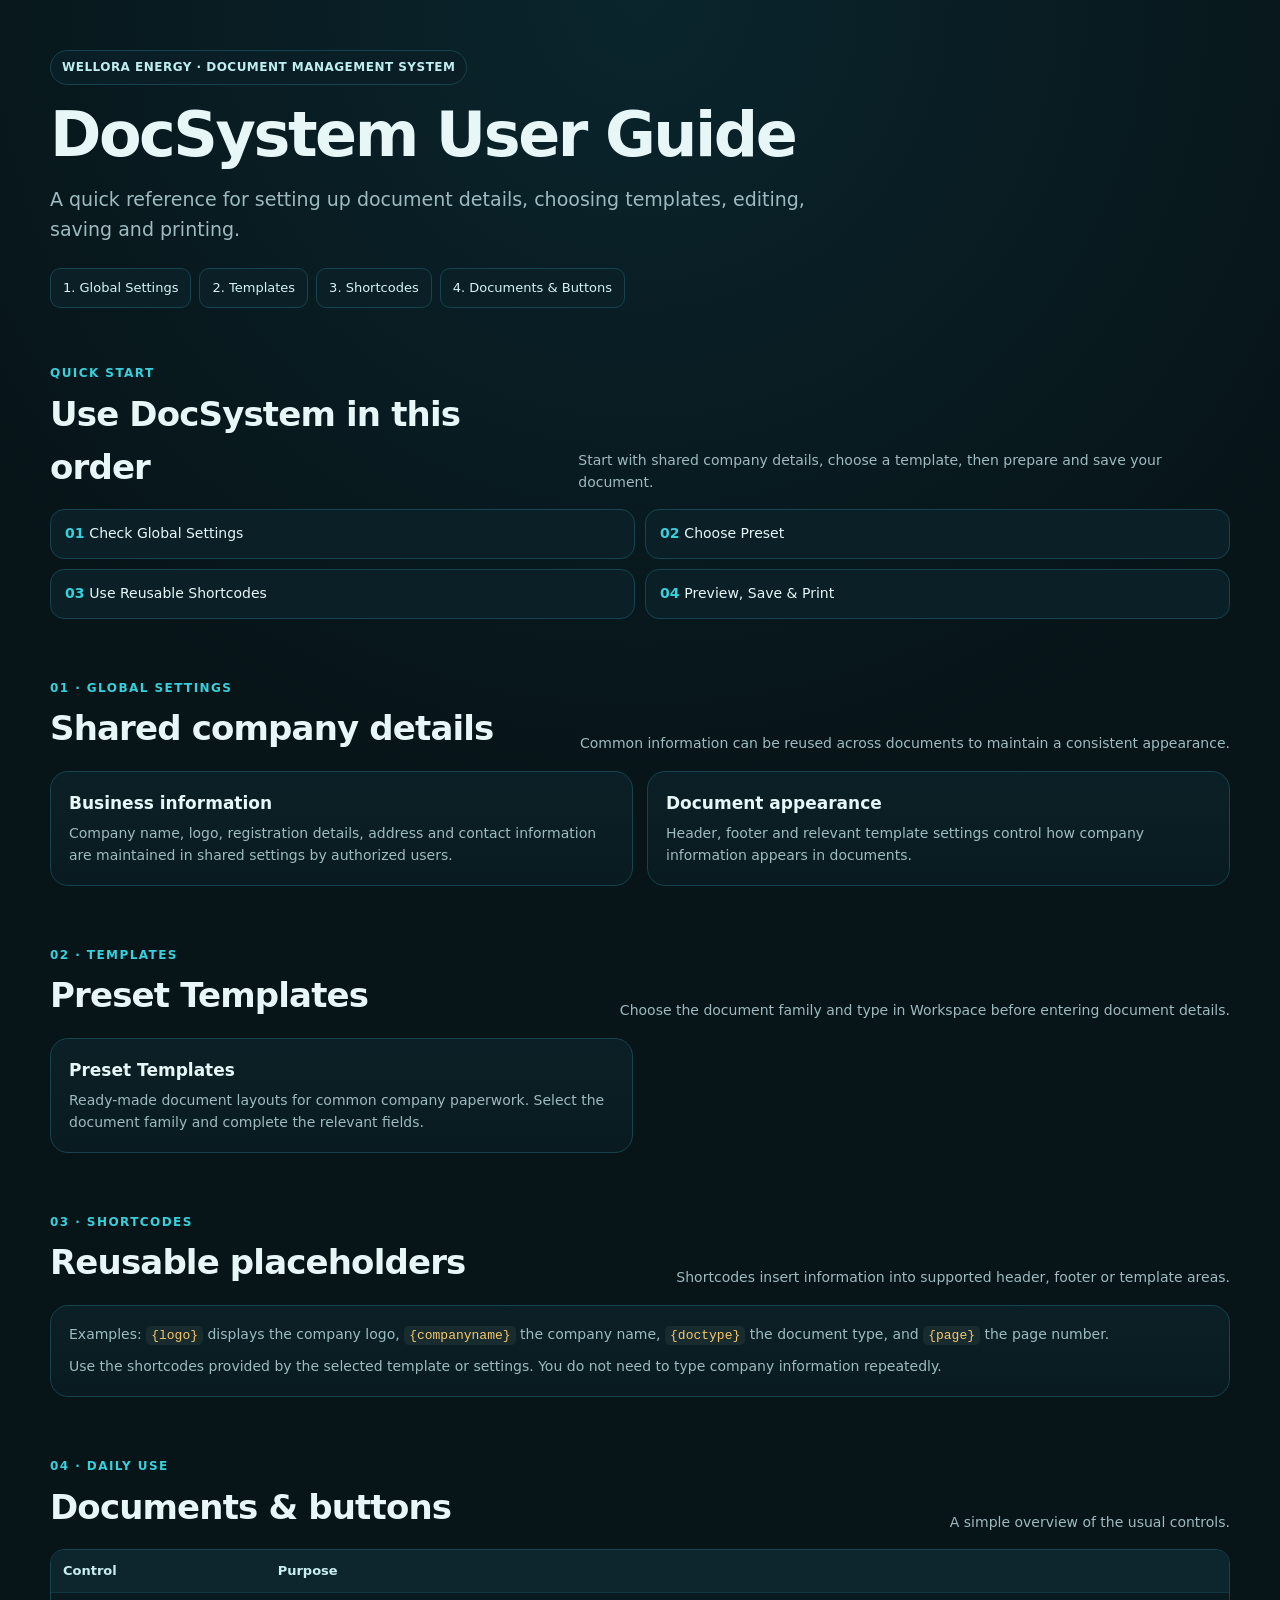
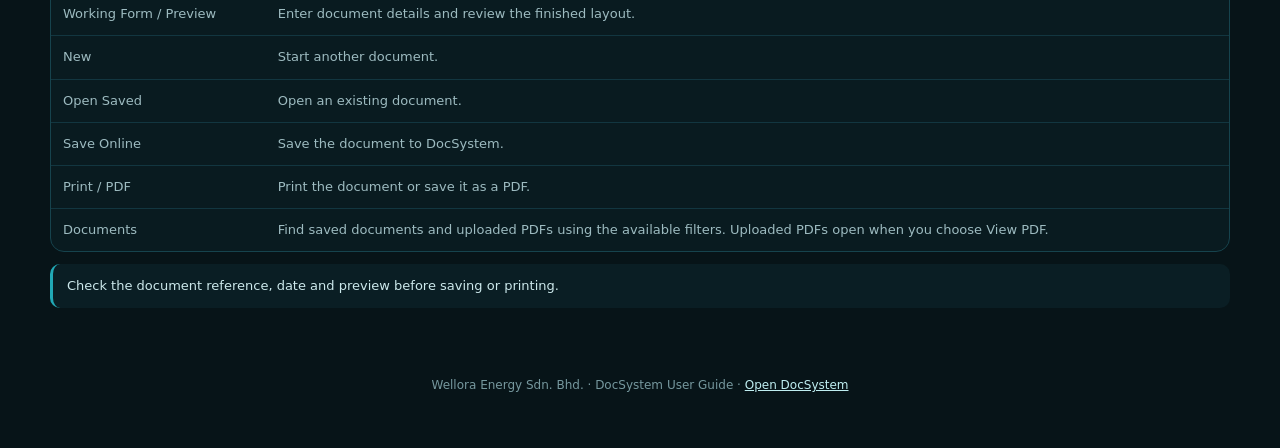
<file: guide.html>
<!DOCTYPE html>
<html lang="en">
<head>
<meta charset="UTF-8">
<meta name="viewport" content="width=device-width, initial-scale=1.0">
<title>Wellora DocSystem User Guide</title>
<meta name="description" content="Quick user guide for Wellora Energy DocSystem.">
<style>
:root{--bg:#071418;--panel:#0b2026;--panel2:#0f2a31;--line:#16434d;--cyan:#36d1dc;--cyan2:#21a9b6;--text:#e7f7f8;--muted:#9dbbc0;--amber:#f6c76b;--max:1180px}
*{box-sizing:border-box}html{scroll-behavior:smooth;background:var(--bg)}
body{margin:0;font-family:Inter,ui-sans-serif,system-ui,-apple-system,BlinkMacSystemFont,"Segoe UI",sans-serif;background:radial-gradient(circle at top,#0a252c 0,#071418 38%,#071418 100%);color:var(--text);line-height:1.55}
a{color:inherit}.wrap{width:min(var(--max),calc(100% - 28px));margin:auto}
.hero{padding:50px 0 26px}.badge{display:inline-flex;align-items:center;border:1px solid var(--line);background:#0a1f25;padding:7px 11px;border-radius:999px;color:#bfeef1;font-size:12px;font-weight:700;letter-spacing:.04em;text-transform:uppercase}
h1{font-size:clamp(34px,6vw,62px);line-height:1.03;margin:18px 0 14px;letter-spacing:-.04em}.hero p{max-width:820px;color:var(--muted);font-size:clamp(16px,2vw,19px)}
.quicknav{display:flex;flex-wrap:wrap;gap:8px;margin-top:24px}.quicknav a{text-decoration:none;border:1px solid var(--line);background:#0b2026;padding:9px 12px;border-radius:10px;font-size:13px;color:#d5f3f5}.quicknav a:hover{border-color:var(--cyan2);background:#0f2a31}
.section{padding:30px 0}.section-title{display:flex;align-items:flex-end;justify-content:space-between;gap:16px;margin-bottom:16px}.section h2{margin:0;font-size:clamp(24px,4vw,34px);letter-spacing:-.025em}.kicker{color:var(--cyan);font-size:12px;font-weight:800;letter-spacing:.12em;text-transform:uppercase;margin-bottom:5px}.sub{color:var(--muted);font-size:14px;max-width:700px}
.card{background:linear-gradient(180deg,var(--panel),#091b20);border:1px solid var(--line);border-radius:18px;padding:18px}.grid{display:grid;grid-template-columns:repeat(2,minmax(0,1fr));gap:14px}.card h3{margin:0 0 7px;font-size:17px}.card p{margin:0;color:var(--muted);font-size:14px}.card p+p{margin-top:10px}
.sequence{counter-reset:seq;display:grid;grid-template-columns:repeat(2,minmax(0,1fr));gap:10px}.sequence a{counter-increment:seq;text-decoration:none;background:var(--panel);border:1px solid var(--line);border-radius:14px;padding:13px 14px;font-size:14px}.sequence a:before{content:counter(seq,decimal-leading-zero) "  ";color:var(--cyan);font-weight:800}.sequence a:hover{border-color:var(--cyan2);background:var(--panel2)}
.note{border-left:3px solid var(--cyan2);background:#0a1e24;border-radius:10px;padding:12px 14px;color:#cce8eb;font-size:13px;margin-top:12px}
.table{width:100%;border-collapse:separate;border-spacing:0;overflow:hidden;border:1px solid var(--line);border-radius:14px;background:#091b20}.table th,.table td{text-align:left;padding:11px 12px;border-bottom:1px solid #123640;font-size:13px;vertical-align:top}.table th{background:#0d252c;color:#c9eef0}.table td{color:var(--muted)}.table tr:last-child td{border-bottom:0}
code{color:var(--amber);background:#182c30;padding:2px 5px;border-radius:5px;font-size:13px}
footer{padding:38px 0 54px;color:#76989e;font-size:12px;text-align:center}footer a{color:#bfeef1}
@media(max-width:860px){.grid,.sequence{grid-template-columns:1fr}.section-title{display:block}.table{display:block;overflow-x:auto}}
@media(max-width:520px){.hero{padding-top:34px}.wrap{width:min(100% - 20px,var(--max))}.section{padding:23px 0}.card{padding:15px}.quicknav a{font-size:12px;padding:8px 10px}}
</style>
</head>
<body>
<header class="hero"><div class="wrap">
  <div class="badge">Wellora Energy · Document Management System</div>
  <h1>DocSystem User Guide</h1>
  <p>A quick reference for setting up document details, choosing templates, editing, saving and printing.</p>
  <nav class="quicknav" aria-label="Guide sections">
    <a href="#settings">1. Global Settings</a>
    <a href="#templates">2. Templates</a>
    <a href="#shortcodes">3. Shortcodes</a>
    <a href="#documents">4. Documents &amp; Buttons</a>
  </nav>
</div></header>
<main class="wrap">
<section class="section">
  <div class="section-title"><div><div class="kicker">Quick Start</div><h2>Use DocSystem in this order</h2></div><div class="sub">Start with shared company details, choose a template, then prepare and save your document.</div></div>
  <div class="sequence">
    <a href="#settings">Check Global Settings</a>
    <a href="#templates">Choose Preset</a>
    <a href="#shortcodes">Use Reusable Shortcodes</a>
    <a href="#documents">Preview, Save &amp; Print</a>
  </div>
</section>
<section id="settings" class="section">
  <div class="section-title"><div><div class="kicker">01 · Global Settings</div><h2>Shared company details</h2></div><div class="sub">Common information can be reused across documents to maintain a consistent appearance.</div></div>
  <div class="grid">
    <div class="card"><h3>Business information</h3><p>Company name, logo, registration details, address and contact information are maintained in shared settings by authorized users.</p></div>
    <div class="card"><h3>Document appearance</h3><p>Header, footer and relevant template settings control how company information appears in documents.</p></div>
  </div>
</section>
<section id="templates" class="section">
  <div class="section-title"><div><div class="kicker">02 · Templates</div><h2>Preset Templates</h2></div><div class="sub">Choose the document family and type in Workspace before entering document details.</div></div>
  <div class="grid">
    <div class="card"><h3>Preset Templates</h3><p>Ready-made document layouts for common company paperwork. Select the document family and complete the relevant fields.</p></div>
  </div>
</section>
<section id="shortcodes" class="section">
  <div class="section-title"><div><div class="kicker">03 · Shortcodes</div><h2>Reusable placeholders</h2></div><div class="sub">Shortcodes insert information into supported header, footer or template areas.</div></div>
  <div class="card">
    <p>Examples: <code>{logo}</code> displays the company logo, <code>{companyname}</code> the company name, <code>{doctype}</code> the document type, and <code>{page}</code> the page number.</p>
    <p>Use the shortcodes provided by the selected template or settings. You do not need to type company information repeatedly.</p>
  </div>
</section>
<section id="documents" class="section">
  <div class="section-title"><div><div class="kicker">04 · Daily Use</div><h2>Documents &amp; buttons</h2></div><div class="sub">A simple overview of the usual controls.</div></div>
  <table class="table">
    <thead><tr><th>Control</th><th>Purpose</th></tr></thead>
    <tbody>
      <tr><td>Working Form / Preview</td><td>Enter document details and review the finished layout.</td></tr>
      <tr><td>New</td><td>Start another document.</td></tr>
      <tr><td>Open Saved</td><td>Open an existing document.</td></tr>
      <tr><td>Save Online</td><td>Save the document to DocSystem.</td></tr>
      <tr><td>Print / PDF</td><td>Print the document or save it as a PDF.</td></tr>
      <tr><td>Documents</td><td>Find saved documents and uploaded PDFs using the available filters. Uploaded PDFs open when you choose View PDF.</td></tr>
    </tbody>
  </table>
  <div class="note">Check the document reference, date and preview before saving or printing.</div>
</section>
</main>
<footer><div class="wrap">Wellora Energy Sdn. Bhd. · DocSystem User Guide · <a href="./">Open DocSystem</a></div></footer>
</body>
</html>
</file>
